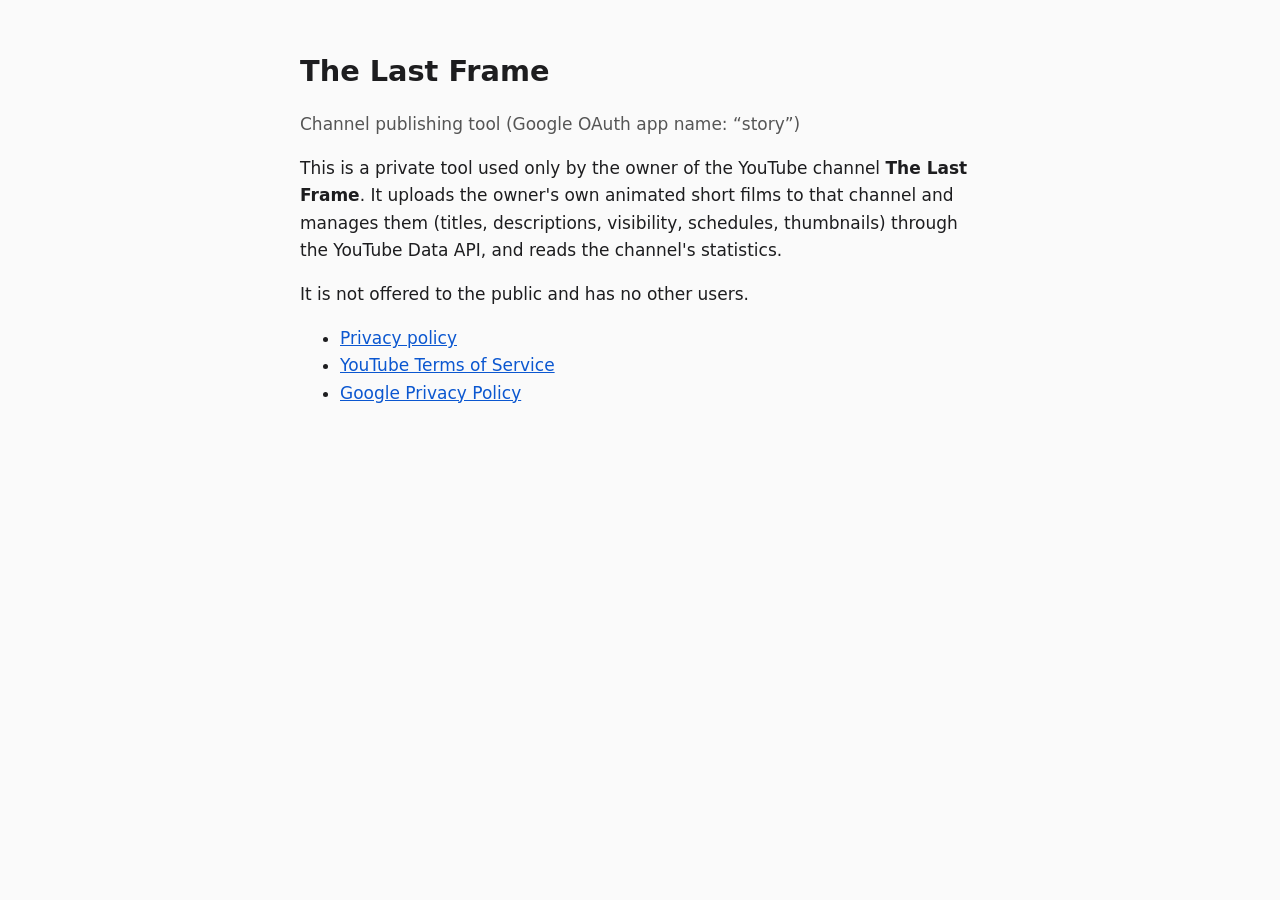
<file: index.html>
<!doctype html>
<html lang="en"><head><meta charset="utf-8"><meta name="viewport" content="width=device-width,initial-scale=1">
<title>The Last Frame — channel tool</title><link rel="stylesheet" href="style.css"></head>
<body><main>
<h1>The Last Frame</h1>
<p class="muted">Channel publishing tool (Google OAuth app name: “story”)</p>
<p>This is a private tool used only by the owner of the YouTube channel <strong>The Last Frame</strong>.
It uploads the owner's own animated short films to that channel and manages them (titles, descriptions,
visibility, schedules, thumbnails) through the YouTube Data API, and reads the channel's statistics.</p>
<p>It is not offered to the public and has no other users.</p>
<ul>
<li><a href="privacy.html">Privacy policy</a></li>
<li><a href="https://www.youtube.com/t/terms">YouTube Terms of Service</a></li>
<li><a href="https://policies.google.com/privacy">Google Privacy Policy</a></li>
</ul>
</main></body></html>
</file>
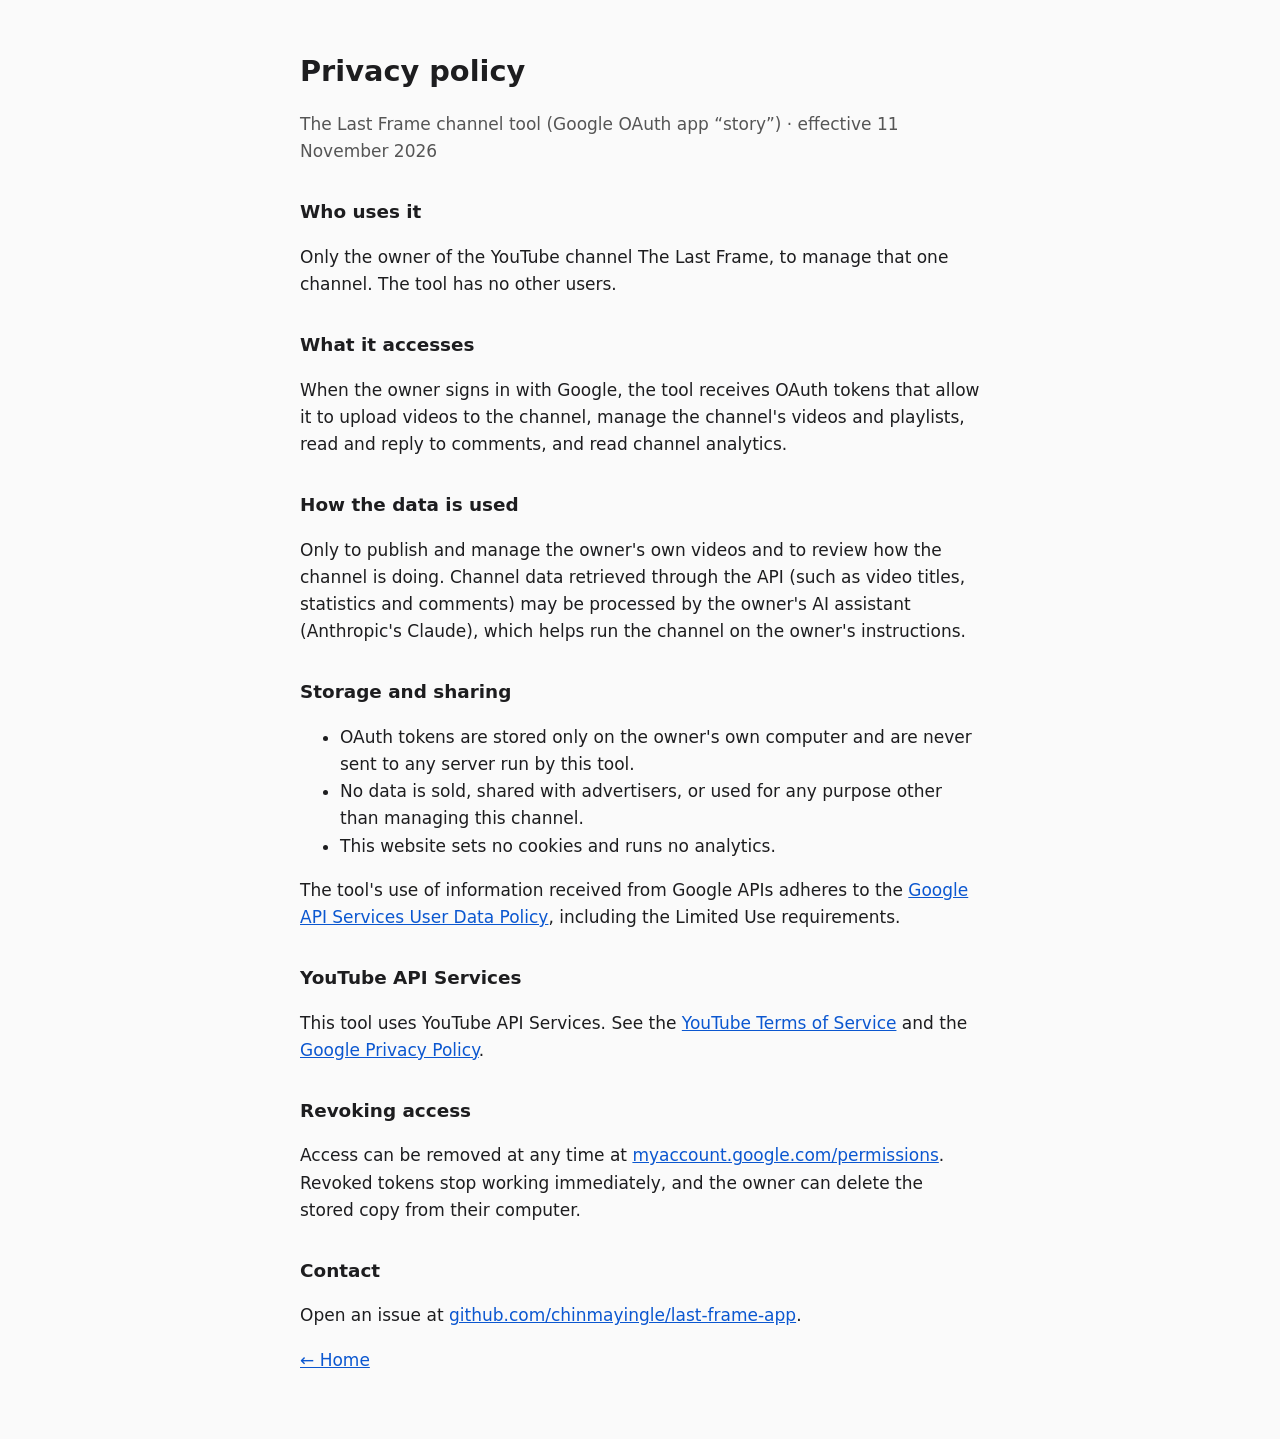
<file: privacy.html>
<!doctype html>
<html lang="en"><head><meta charset="utf-8"><meta name="viewport" content="width=device-width,initial-scale=1">
<title>Privacy policy — The Last Frame tool</title><link rel="stylesheet" href="style.css"></head>
<body><main>
<h1>Privacy policy</h1>
<p class="muted">The Last Frame channel tool (Google OAuth app “story”) · effective 11 November 2026</p>

<h2>Who uses it</h2>
<p>Only the owner of the YouTube channel The Last Frame, to manage that one channel. The tool has no other users.</p>

<h2>What it accesses</h2>
<p>When the owner signs in with Google, the tool receives OAuth tokens that allow it to upload videos to the
channel, manage the channel's videos and playlists, read and reply to comments, and read channel analytics.</p>

<h2>How the data is used</h2>
<p>Only to publish and manage the owner's own videos and to review how the channel is doing. Channel data
retrieved through the API (such as video titles, statistics and comments) may be processed by the owner's AI
assistant (Anthropic's Claude), which helps run the channel on the owner's instructions.</p>

<h2>Storage and sharing</h2>
<ul>
<li>OAuth tokens are stored only on the owner's own computer and are never sent to any server run by this tool.</li>
<li>No data is sold, shared with advertisers, or used for any purpose other than managing this channel.</li>
<li>This website sets no cookies and runs no analytics.</li>
</ul>
<p>The tool's use of information received from Google APIs adheres to the
<a href="https://developers.google.com/terms/api-services-user-data-policy">Google API Services User Data Policy</a>,
including the Limited Use requirements.</p>

<h2>YouTube API Services</h2>
<p>This tool uses YouTube API Services. See the <a href="https://www.youtube.com/t/terms">YouTube Terms of Service</a>
and the <a href="https://policies.google.com/privacy">Google Privacy Policy</a>.</p>

<h2>Revoking access</h2>
<p>Access can be removed at any time at
<a href="https://myaccount.google.com/permissions">myaccount.google.com/permissions</a>. Revoked tokens stop
working immediately, and the owner can delete the stored copy from their computer.</p>

<h2>Contact</h2>
<p>Open an issue at <a href="https://github.com/chinmayingle/last-frame-app/issues">github.com/chinmayingle/last-frame-app</a>.</p>
<p><a href="index.html">← Home</a></p>
</main></body></html>
</file>
<file: style.css>
:root{--bg:#fafafa;--fg:#1d1d1f;--muted:#555;--link:#0b57d0}
@media (prefers-color-scheme:dark){:root{--bg:#141416;--fg:#ececf0;--muted:#a0a0a8;--link:#8ab4f8}}
body{margin:0;background:var(--bg);color:var(--fg);font:17px/1.6 system-ui,-apple-system,"Segoe UI",sans-serif}
main{max-width:680px;margin:0 auto;padding:48px 16px}
h1{font-size:1.8rem;margin:0 0 .3rem}h2{font-size:1.15rem;margin:2rem 0 .4rem}
p,li{color:var(--fg)}.muted{color:var(--muted)}a{color:var(--link)}
</file>
